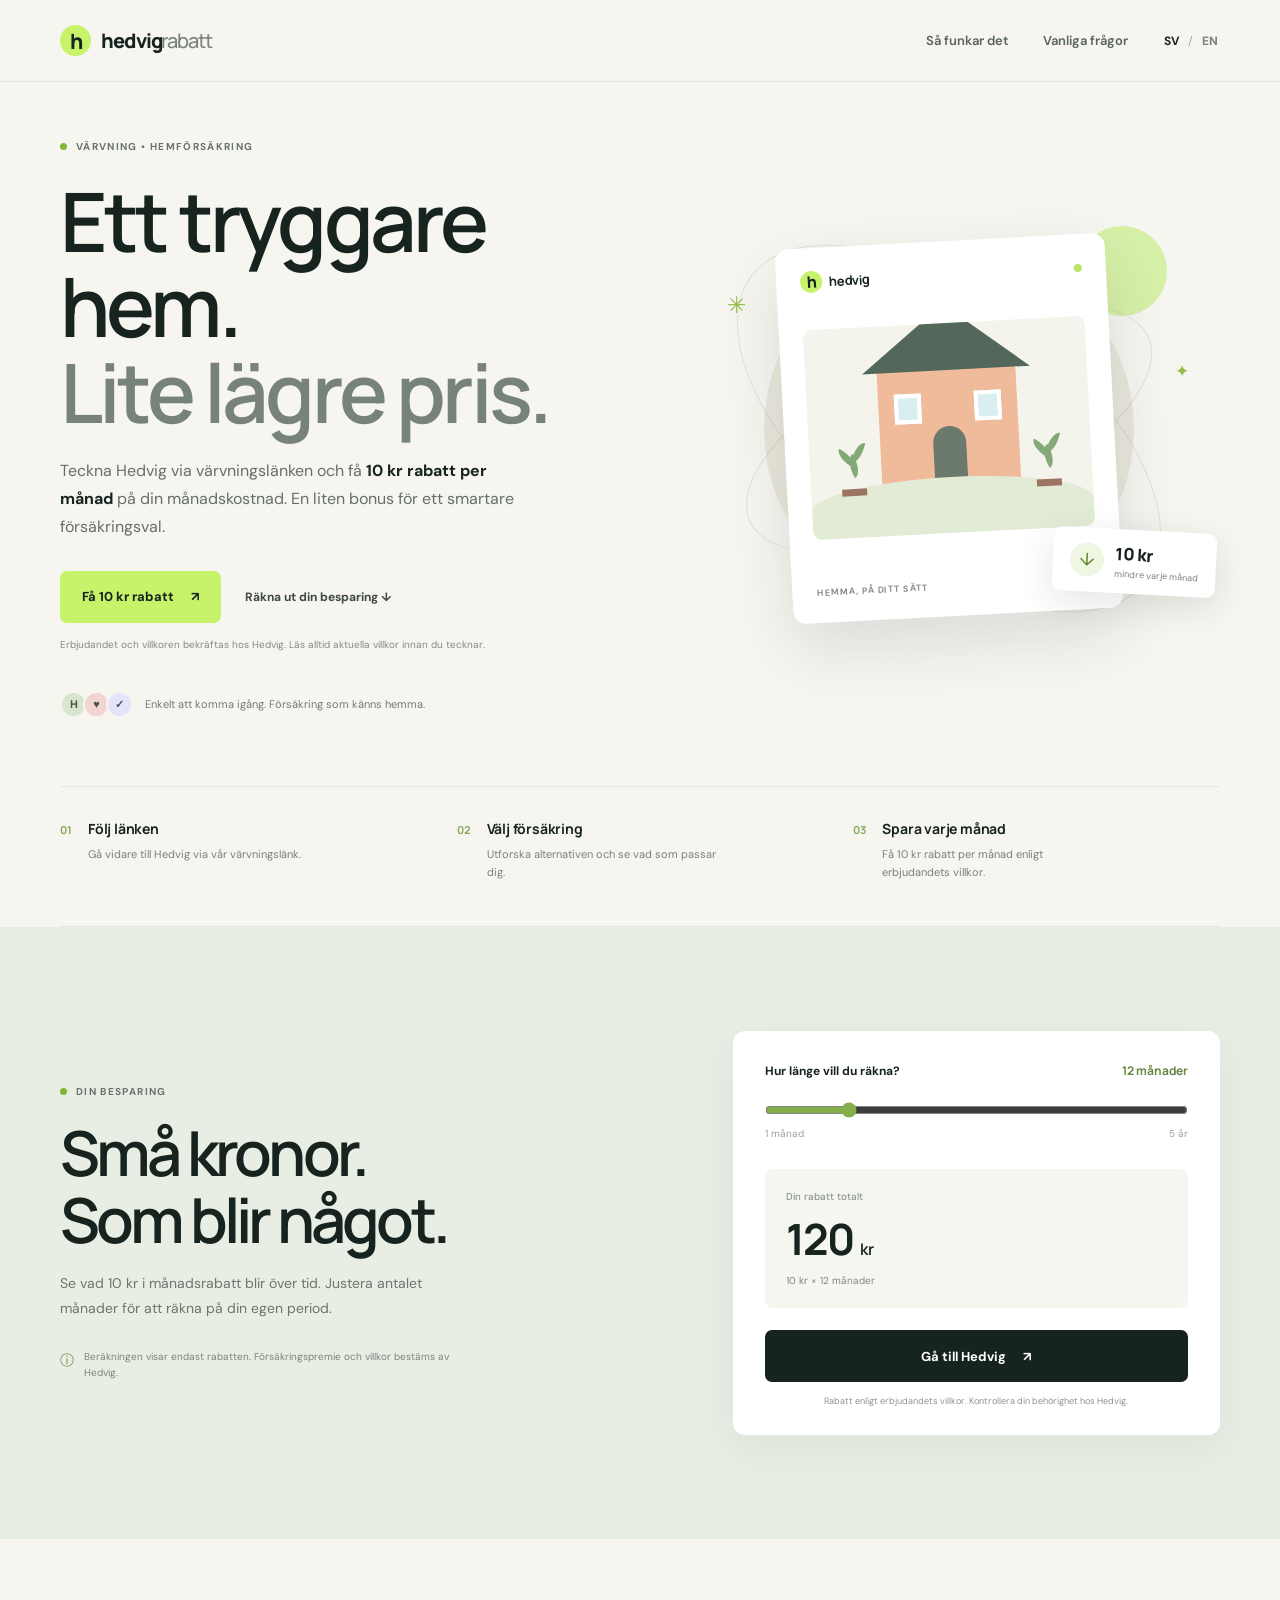
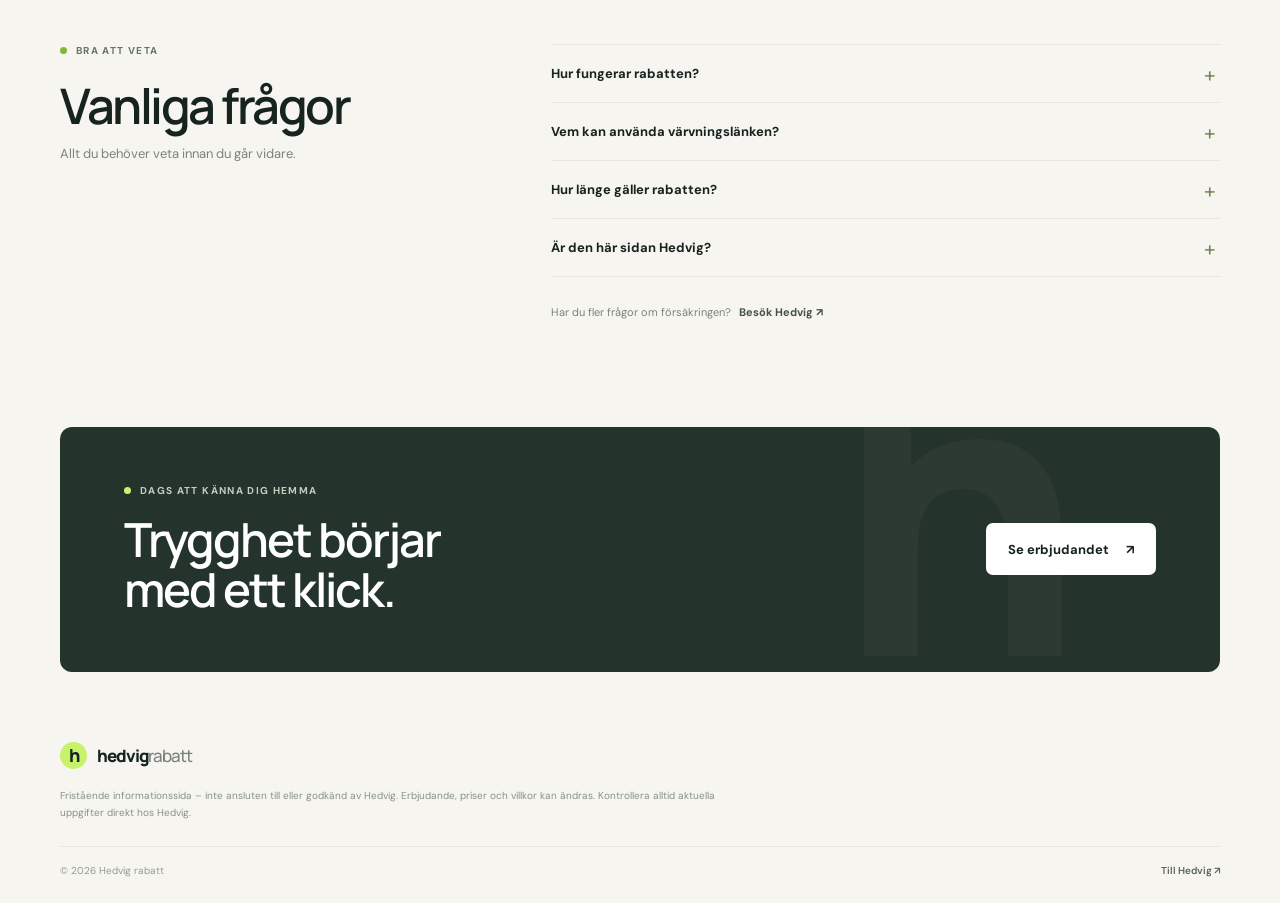
<file: index.html>
<!doctype html>
<html lang="sv">
<head>
  <meta charset="utf-8">
  <meta name="viewport" content="width=device-width, initial-scale=1">
  <meta name="theme-color" content="#f6f5f0">
  <meta name="description" content="Upptäck Hedvig hemförsäkring och få 10 kr rabatt per månad via vår värvningslänk. Räkna ut din besparing och läs vanliga frågor.">
  <meta property="og:type" content="website">
  <meta property="og:title" content="Hedvig rabatt – spara 10 kr i månaden">
  <meta property="og:description" content="Se hur mycket du kan spara med Hedvigs värvningserbjudande på hemförsäkring.">
  <meta property="og:locale" content="sv_SE">
  <title>Hedvig rabatt – spara 10 kr i månaden på hemförsäkring</title>
  <link rel="preconnect" href="https://fonts.googleapis.com">
  <link rel="preconnect" href="https://fonts.gstatic.com" crossorigin>
  <link href="https://fonts.googleapis.com/css2?family=DM+Sans:wght@400;500;600;700&family=Manrope:wght@400;500;600;700;800&display=swap" rel="stylesheet">
  <link rel="stylesheet" href="styles.css">
  <script src="script.js" defer></script>
</head>
<body>
  <a class="skip-link" href="#main" data-i18n="skip">Hoppa till innehållet</a>
  <header class="site-header">
    <a class="wordmark" href="#top" aria-label="Hedvig rabatt – startsida"><span class="brand-mark" aria-hidden="true">h</span><span>hedvig<span class="wordmark-light">rabatt</span></span></a>
    <nav class="header-actions" aria-label="Språk och navigering">
      <a class="nav-link" href="#how-it-works" data-i18n="navHow">Så funkar det</a>
      <a class="nav-link" href="#faq" data-i18n="navFaq">Vanliga frågor</a>
      <div class="language-switch" role="group" aria-label="Choose language / Välj språk">
        <button type="button" class="language-button is-active" data-lang="sv" aria-pressed="true">SV</button>
        <span aria-hidden="true">/</span>
        <button type="button" class="language-button" data-lang="en" aria-pressed="false">EN</button>
      </div>
    </nav>
  </header>

  <main id="main">
    <section class="hero section-wrap" id="top" aria-labelledby="hero-title">
      <div class="hero-copy">
        <span class="eyebrow"><span class="eyebrow-dot"></span><span data-i18n="eyebrow">VÄRVNING • HEMFÖRSÄKRING</span></span>
        <h1 id="hero-title" data-i18n="heroTitle">Ett tryggare hem.<br><span>Lite lägre pris.</span></h1>
        <p class="hero-description" data-i18n="heroDescription">Teckna Hedvig via värvningslänken och få <strong>10 kr rabatt per månad</strong> på din månadskostnad. En liten bonus för ett smartare försäkringsval.</p>
        <div class="hero-actions">
          <a class="button button-primary" href="https://www.hedvig.com/se-en/forever/OGI31" target="_blank" rel="noopener noreferrer sponsored" data-i18n="heroCta">Få 10 kr rabatt <span aria-hidden="true">↗</span></a>
          <a class="text-link" href="#calculator" data-i18n="calcLink">Räkna ut din besparing <span aria-hidden="true">↓</span></a>
        </div>
        <p class="fine-print" data-i18n="heroFine">Erbjudandet och villkoren bekräftas hos Hedvig. Läs alltid aktuella villkor innan du tecknar.</p>
        <div class="social-proof"><div class="avatar-stack" aria-hidden="true"><span>H</span><span>♥</span><span>✓</span></div><span data-i18n="trustLine">Enkelt att komma igång. Försäkring som känns hemma.</span></div>
      </div>
      <div class="hero-art" aria-label="Illustration av ett tryggt hem" role="img">
        <div class="art-sun"></div><div class="art-orbit orbit-one"></div><div class="art-orbit orbit-two"></div>
        <div class="art-card"><div class="art-card-top"><span class="mini-brand"><span class="brand-mark small">h</span> hedvig</span><span class="card-dot"></span></div>
          <div class="house-scene"><div class="house-roof"></div><div class="house"><div class="house-window window-left"></div><div class="house-door"></div><div class="house-window window-right"></div></div><div class="house-ground"></div><div class="plant plant-left"><i></i><i></i><i></i></div><div class="plant plant-right"><i></i><i></i><i></i></div></div>
          <div class="art-card-bottom"><span data-i18n="artCaption">HEMMA, PÅ DITT SÄTT</span><span class="art-check" aria-hidden="true">✓</span></div>
        </div>
        <div class="floating-tag"><span class="tag-icon" aria-hidden="true">↓</span><span><strong>10 kr</strong><small data-i18n="tagCaption">mindre varje månad</small></span></div>
        <div class="sparkle sparkle-a" aria-hidden="true">✳</div><div class="sparkle sparkle-b" aria-hidden="true">✦</div>
      </div>
    </section>

    <section class="benefits section-wrap" id="how-it-works" aria-label="Så fungerar erbjudandet">
      <div class="benefit-item"><span class="benefit-number">01</span><div><h2 data-i18n="stepOneTitle">Följ länken</h2><p data-i18n="stepOneText">Gå vidare till Hedvig via vår värvningslänk.</p></div></div>
      <div class="benefit-item"><span class="benefit-number">02</span><div><h2 data-i18n="stepTwoTitle">Välj försäkring</h2><p data-i18n="stepTwoText">Utforska alternativen och se vad som passar dig.</p></div></div>
      <div class="benefit-item"><span class="benefit-number">03</span><div><h2 data-i18n="stepThreeTitle">Spara varje månad</h2><p data-i18n="stepThreeText">Få 10 kr rabatt per månad enligt erbjudandets villkor.</p></div></div>
    </section>

    <section class="calculator-section" id="calculator" aria-labelledby="calculator-title">
      <div class="section-wrap calculator-layout">
        <div class="calculator-intro"><span class="eyebrow"><span class="eyebrow-dot"></span><span data-i18n="calcEyebrow">DIN BESPARING</span></span><h2 id="calculator-title" data-i18n="calcTitle">Små kronor.<br>Som blir något.</h2><p data-i18n="calcDescription">Se vad 10 kr i månadsrabatt blir över tid. Justera antalet månader för att räkna på din egen period.</p><div class="calculator-note"><span aria-hidden="true">ⓘ</span><span data-i18n="calcNote">Beräkningen visar endast rabatten. Försäkringspremie och villkor bestäms av Hedvig.</span></div></div>
        <div class="calculator-card">
          <div class="range-heading"><label for="months" data-i18n="durationLabel">Hur länge vill du räkna?</label><output class="duration-output" id="months-output" for="months">12 månader</output></div>
          <input id="months" class="range-input" type="range" min="1" max="60" value="12" step="1" aria-describedby="duration-hint">
          <div class="range-limits" id="duration-hint"><span data-i18n="oneMonth">1 månad</span><span data-i18n="fiveYears">5 år</span></div>
          <div class="result-box"><span class="result-label" data-i18n="totalSavings">Din rabatt totalt</span><div class="result-amount"><span id="savings-value">120</span><span class="currency">kr</span></div><span class="result-caption" id="result-caption">10 kr × 12 månader</span></div>
          <a class="button button-dark" href="https://www.hedvig.com/se-en/forever/OGI31" target="_blank" rel="noopener noreferrer sponsored" data-i18n="calcCta">Gå till Hedvig <span aria-hidden="true">↗</span></a>
          <p class="calculator-disclaimer" data-i18n="calcDisclaimer">Rabatt enligt erbjudandets villkor. Kontrollera din behörighet hos Hedvig.</p>
        </div>
      </div>
    </section>

    <section class="faq-section section-wrap" id="faq" aria-labelledby="faq-title">
      <div class="faq-heading"><span class="eyebrow"><span class="eyebrow-dot"></span><span data-i18n="faqEyebrow">BRA ATT VETA</span></span><h2 id="faq-title" data-i18n="faqTitle">Vanliga frågor</h2><p data-i18n="faqIntro">Allt du behöver veta innan du går vidare.</p></div>
      <div class="faq-list">
        <details class="faq-item"><summary data-i18n="faqQ1">Hur fungerar rabatten?</summary><p data-i18n="faqA1">Besök Hedvig via länken på sidan och kontrollera erbjudandet när du tecknar. Rabatten är 10 kr per månad på månadskostnaden enligt Hedvigs aktuella villkor.</p></details>
        <details class="faq-item"><summary data-i18n="faqQ2">Vem kan använda värvningslänken?</summary><p data-i18n="faqA2">Erbjudandets behörighet kan bero på Hedvigs villkor och om du är ny kund. Kontrollera detaljerna hos Hedvig innan du tecknar.</p></details>
        <details class="faq-item"><summary data-i18n="faqQ3">Hur länge gäller rabatten?</summary><p data-i18n="faqA3">Längd och eventuella begränsningar framgår av Hedvigs aktuella erbjudandevillkor. Kalkylatorn visar en uppskattning utifrån valda månader.</p></details>
        <details class="faq-item"><summary data-i18n="faqQ4">Är den här sidan Hedvig?</summary><p data-i18n="faqA4">Nej. Detta är en fristående informationssida och inte Hedvigs officiella webbplats. Försäkringsavtal, priser och villkor hanteras av Hedvig.</p></details>
      </div>
      <div class="faq-footer"><span data-i18n="moreQuestions">Har du fler frågor om försäkringen?</span><a href="https://www.hedvig.com/se-en/forever/OGI31" target="_blank" rel="noopener noreferrer" data-i18n="visitHedvig">Besök Hedvig <span aria-hidden="true">↗</span></a></div>
    </section>

    <section class="closing-cta section-wrap" aria-labelledby="closing-title"><div class="closing-inner"><div><span class="eyebrow eyebrow-light"><span class="eyebrow-dot"></span><span data-i18n="closingEyebrow">DAGS ATT KÄNNA DIG HEMMA</span></span><h2 id="closing-title" data-i18n="closingTitle">Trygghet börjar<br>med ett klick.</h2></div><a class="button button-white" href="https://www.hedvig.com/se-en/forever/OGI31" target="_blank" rel="noopener noreferrer sponsored" data-i18n="closingCta">Se erbjudandet <span aria-hidden="true">↗</span></a><span class="closing-decoration" aria-hidden="true">h</span></div></section>
  </main>

  <footer class="site-footer section-wrap"><a class="wordmark footer-wordmark" href="#top"><span class="brand-mark" aria-hidden="true">h</span><span>hedvig<span class="wordmark-light">rabatt</span></span></a><p class="footer-disclaimer" data-i18n="footerDisclaimer">Fristående informationssida – inte ansluten till eller godkänd av Hedvig. Erbjudande, priser och villkor kan ändras. Kontrollera alltid aktuella uppgifter direkt hos Hedvig.</p><div class="footer-bottom"><span>© <span id="year">2026</span> <span data-i18n="footerName">Hedvig rabatt</span></span><a href="https://www.hedvig.com/se-en/forever/OGI31" target="_blank" rel="noopener noreferrer" data-i18n="footerLink">Till Hedvig <span aria-hidden="true">↗</span></a></div></footer>
</body>
</html>
</file>
<file: styles.css>
@import url('https://fonts.googleapis.com/css2?family=DM+Sans:wght@400;500;600;700&family=Manrope:wght@400;500;600;700;800&display=swap');

:root{--ink:#17231f;--muted:#66716b;--green:#c7f36b;--green-deep:#a9df48;--paper:#f6f5f0;--white:#fff;--line:#e4e6df;--lavender:#e6e4ff;--serif:'Manrope',sans-serif;--sans:'DM Sans',sans-serif;--max:1160px}
*{box-sizing:border-box}html{scroll-behavior:smooth;scroll-padding-top:90px}body{margin:0;background:var(--paper);color:var(--ink);font-family:var(--sans);-webkit-font-smoothing:antialiased}a{color:inherit}.section-wrap{width:min(var(--max),calc(100% - 64px));margin-inline:auto}.skip-link{position:absolute;left:16px;top:-60px;z-index:10;background:var(--ink);color:white;padding:12px 18px;border-radius:8px}.skip-link:focus{top:12px}.site-header{height:82px;padding:0 max(32px,calc((100vw - var(--max))/2));display:flex;align-items:center;justify-content:space-between;border-bottom:1px solid rgba(23,35,31,.08)}.wordmark{display:inline-flex;align-items:center;gap:10px;text-decoration:none;font-family:var(--serif);font-size:20px;font-weight:800;letter-spacing:-1.1px}.wordmark-light{font-weight:500;color:#78817a}.brand-mark{width:31px;height:31px;border-radius:50%;display:grid;place-items:center;background:var(--green);font-family:var(--serif);font-size:21px;font-weight:800;letter-spacing:-2px;color:var(--ink)}.header-actions{display:flex;align-items:center;gap:34px}.nav-link{font-size:13px;font-weight:600;text-decoration:none;color:#59635d;transition:color .2s}.nav-link:hover,.text-link:hover,.faq-footer a:hover{color:#5d8a22}.language-switch{display:flex;gap:7px;align-items:center;font-size:12px;color:#a1a7a1}.language-button{border:0;background:none;color:#79817c;cursor:pointer;font:700 12px var(--sans);padding:5px 2px}.language-button.is-active{color:var(--ink)}
.hero{min-height:600px;display:grid;grid-template-columns:1.04fr .96fr;align-items:center;gap:30px;padding-top:48px;padding-bottom:58px}.hero-copy{padding:10px 0}.eyebrow{display:flex;align-items:center;gap:9px;font-size:10px;letter-spacing:1.35px;font-weight:700;color:#66736b}.eyebrow-dot{width:7px;height:7px;border-radius:50%;background:#83b638;display:inline-block}.hero h1,.calculator-intro h2,.faq-heading h2,.closing-inner h2{font-family:var(--serif);letter-spacing:-3.8px;font-weight:600}.hero h1{font-size:clamp(54px,6.6vw,82px);line-height:1.04;margin:26px 0 22px}.hero h1 span{color:#77827b}.hero-description{max-width:470px;font-size:16px;line-height:1.75;color:#657069;margin:0}.hero-description strong{color:var(--ink);font-weight:700}.hero-actions{display:flex;align-items:center;gap:24px;margin-top:30px}.button{min-height:52px;padding:0 22px;display:inline-flex;align-items:center;justify-content:center;gap:17px;border-radius:7px;text-decoration:none;font-size:13px;font-weight:700;transition:transform .2s,background .2s;white-space:nowrap}.button:hover{transform:translateY(-2px)}.button-primary{background:var(--green);color:var(--ink)}.button-primary:hover{background:var(--green-deep)}.text-link{font-size:12px;font-weight:700;text-decoration:none;color:#3e4942}.fine-print{font-size:10px;line-height:1.6;color:#838b85;margin:14px 0 0;max-width:435px}.social-proof{display:flex;align-items:center;gap:12px;margin-top:38px;font-size:11px;color:#737d76}.avatar-stack{display:flex;padding-left:4px}.avatar-stack span{width:27px;height:27px;margin-left:-4px;border:2px solid var(--paper);border-radius:50%;display:grid;place-items:center;background:#d8e6ce;font-size:11px;font-weight:700;color:#435344}.avatar-stack span:nth-child(2){background:#f2d4d0}.avatar-stack span:nth-child(3){background:#e5e3fc}
.hero-art{position:relative;height:465px;display:grid;place-items:center;isolation:isolate}.hero-art:before{content:'';position:absolute;z-index:-2;width:370px;height:370px;border-radius:50%;background:#e9e7dc;top:50%;left:50%;transform:translate(-50%,-50%)}.art-sun{position:absolute;z-index:-1;width:90px;height:90px;border-radius:50%;background:#d7f0a8;top:30px;right:53px}.art-orbit{position:absolute;border:1px solid rgba(70,87,68,.12);border-radius:50%;transform:rotate(-25deg)}.orbit-one{width:440px;height:180px}.orbit-two{width:500px;height:255px;transform:rotate(38deg)}.art-card{width:min(330px,78%);height:375px;background:#fff;border-radius:13px;padding:23px 24px 18px;box-shadow:0 25px 65px rgba(32,44,35,.12);position:relative;transform:rotate(-3deg)}.art-card-top,.art-card-bottom{display:flex;align-items:center;justify-content:space-between}.mini-brand{display:flex;align-items:center;gap:7px;font:700 13px var(--serif);letter-spacing:-.4px}.brand-mark.small{width:22px;height:22px;font-size:16px}.card-dot{width:8px;height:8px;background:#b9e767;border-radius:50%}.house-scene{position:absolute;left:24px;right:24px;top:82px;height:210px;background:#f4f4ed;border-radius:9px;overflow:hidden}.house-ground{position:absolute;bottom:0;left:0;right:0;height:56px;background:#e2ebd6;border-radius:50% 50% 0 0}.house{position:absolute;bottom:49px;left:50%;transform:translateX(-50%);width:139px;height:116px;background:#f0bb9b;border-radius:4px 4px 0 0}.house-roof{position:absolute;z-index:1;bottom:163px;left:50%;transform:translateX(-50%);width:0;height:0;border-left:84px solid transparent;border-right:84px solid transparent;border-bottom:66px solid #53675b}.house-window{position:absolute;top:24px;width:27px;height:30px;background:#d8eef0;border:4px solid #fff}.window-left{left:16px}.window-right{right:16px}.house-door{position:absolute;bottom:0;left:53px;width:33px;height:58px;background:#6c796d;border-radius:17px 17px 0 0}.plant{position:absolute;z-index:2;bottom:42px;width:25px;height:47px;border-bottom:7px solid #9c7461}.plant-left{left:31px}.plant-right{right:31px}.plant i{position:absolute;bottom:12px;left:8px;width:10px;height:22px;border-radius:100% 0 100% 0;background:#83aa76;transform:rotate(-27deg)}.plant i:nth-child(2){left:1px;bottom:20px;transform:rotate(-58deg)}.plant i:nth-child(3){left:13px;bottom:25px;transform:rotate(15deg)}.art-card-bottom{position:absolute;bottom:19px;left:24px;right:24px;color:#879087;font-size:9px;letter-spacing:1px;font-weight:700}.art-check{display:grid;place-items:center;width:22px;height:22px;border-radius:50%;background:#eff7e5;color:#6b9b36;font-size:12px}.floating-tag{position:absolute;right:4px;bottom:67px;padding:13px 17px;background:#fff;border-radius:9px;box-shadow:0 10px 35px rgba(32,44,35,.12);display:flex;align-items:center;gap:11px;transform:rotate(3deg)}.tag-icon{display:grid;place-items:center;width:34px;height:34px;background:#eff7e3;border-radius:50%;font-size:18px;color:#5a8628}.floating-tag strong,.floating-tag small{display:block}.floating-tag strong{font:800 17px var(--serif)}.floating-tag small{font-size:9px;color:#79827b;margin-top:3px}.sparkle{position:absolute;color:#92be48}.sparkle-a{left:49px;top:94px;font-size:23px}.sparkle-b{right:31px;top:164px;font-size:17px}
.benefits{padding:32px 0 45px;border-top:1px solid var(--line);border-bottom:1px solid var(--line);display:grid;grid-template-columns:repeat(3,1fr);gap:30px}.benefit-item{display:flex;gap:16px;align-items:flex-start}.benefit-number{font:700 11px var(--serif);color:#89a95d;padding-top:3px}.benefit-item h2{margin:0 0 7px;font:700 14px var(--serif);letter-spacing:-.2px}.benefit-item p{margin:0;font-size:11px;line-height:1.65;color:#79817b;max-width:230px}
.calculator-section{background:#e9eee4;padding:104px 0}.calculator-layout{display:grid;grid-template-columns:1fr .85fr;align-items:center;gap:100px}.calculator-intro h2{font-size:clamp(42px,5vw,62px);line-height:1.08;margin:22px 0 17px}.calculator-intro>p{max-width:380px;color:#6b766e;line-height:1.8;font-size:14px}.calculator-note{display:flex;gap:10px;align-items:flex-start;max-width:390px;margin-top:28px;color:#7a847c;font-size:10px;line-height:1.6}.calculator-note span:first-child{color:#718c53;font-size:14px}.calculator-card{background:white;border-radius:12px;padding:31px 32px 26px;box-shadow:0 14px 45px rgba(36,51,37,.06)}.range-heading{display:flex;align-items:center;justify-content:space-between;gap:12px}.range-heading label{font-size:12px;font-weight:700}.duration-output{font:700 12px var(--serif);color:#66843f}.range-input{width:100%;margin:23px 0 9px;accent-color:#83ae48;cursor:pointer}.range-limits{display:flex;justify-content:space-between;font-size:10px;color:#9aa19b}.result-box{margin:29px 0 22px;padding:21px;background:#f4f6ef;border-radius:8px}.result-label,.result-caption{display:block;font-size:10px;color:#7d877f}.result-amount{display:flex;align-items:baseline;gap:7px;margin:6px 0}.result-amount span:first-child{font:700 43px var(--serif);letter-spacing:-2px}.currency{font:600 16px var(--serif)}.result-caption{font-size:10px}.button-dark{width:100%;background:var(--ink);color:#fff}.button-dark:hover{background:#34463a}.calculator-disclaimer{text-align:center;color:#8b938d;font-size:9px;line-height:1.5;margin:13px 0 0}
.faq-section{padding-top:105px;padding-bottom:100px;display:grid;grid-template-columns:.75fr 1.25fr;gap:50px 90px}.faq-heading h2{font-size:49px;line-height:1.1;margin:22px 0 12px;letter-spacing:-2.5px}.faq-heading p{font-size:13px;color:#7b847d}.faq-list{border-top:1px solid var(--line)}.faq-item{border-bottom:1px solid var(--line)}.faq-item summary{list-style:none;padding:20px 34px 20px 0;cursor:pointer;position:relative;font-size:13px;font-weight:700}.faq-item summary::-webkit-details-marker{display:none}.faq-item summary:after{content:'+';position:absolute;right:4px;top:16px;font-size:21px;font-weight:400;color:#718653;transition:transform .2s}.faq-item[open] summary:after{transform:rotate(45deg)}.faq-item p{font-size:12px;line-height:1.75;color:#707a72;margin:-4px 30px 20px 0;max-width:560px}.faq-footer{grid-column:2;display:flex;gap:8px;align-items:center;margin-top:-30px;font-size:11px;color:#7a837c}.faq-footer a{font-weight:700;text-decoration:none;color:#465147}
.closing-cta{margin-bottom:70px}.closing-inner{position:relative;overflow:hidden;background:#24332c;color:white;border-radius:12px;padding:55px 64px;display:flex;justify-content:space-between;align-items:center;min-height:245px}.eyebrow-light{color:#c3cebd}.eyebrow-light .eyebrow-dot{background:var(--green)}.closing-inner h2{font-size:47px;line-height:1.06;margin:18px 0 0;letter-spacing:-2px;position:relative;z-index:1}.button-white{background:white;color:var(--ink);position:relative;z-index:1}.button-white:hover{background:var(--green)}.closing-decoration{position:absolute;right:190px;top:-115px;font:800 390px/1 var(--serif);letter-spacing:-55px;color:rgba(255,255,255,.035);pointer-events:none}
.site-footer{padding-bottom:26px}.footer-wordmark{font-size:17px}.footer-wordmark .brand-mark{width:27px;height:27px;font-size:18px}.footer-disclaimer{max-width:670px;font-size:10px;line-height:1.7;color:#88918a;margin:18px 0 25px}.footer-bottom{padding-top:17px;border-top:1px solid var(--line);display:flex;justify-content:space-between;color:#929a93;font-size:10px}.footer-bottom a{color:#59645b;text-decoration:none;font-weight:600}
:focus-visible{outline:3px solid #72a83a;outline-offset:3px}
@media(max-width:850px){.hero{grid-template-columns:1fr 1fr;gap:10px;min-height:540px}.hero h1{font-size:clamp(48px,7vw,68px)}.hero-art{transform:scale(.88);margin-inline:-25px}.calculator-layout{gap:45px}.faq-section{gap:42px}.header-actions{gap:20px}}
@media(max-width:650px){.section-wrap{width:calc(100% - 40px)}.site-header{height:70px;padding:0 20px}.header-actions{gap:13px}.nav-link{display:none}.wordmark{font-size:18px}.hero{grid-template-columns:1fr;padding-top:58px;padding-bottom:30px;gap:0}.hero h1{font-size:clamp(54px,13vw,74px);letter-spacing:-3px;margin-top:21px}.hero-description{font-size:14px}.hero-actions{align-items:flex-start;flex-direction:column;gap:17px;margin-top:23px}.social-proof{margin-top:24px}.hero-art{height:370px;transform:scale(.82);margin:-4px -25px -10px}.hero-art:before{width:320px;height:320px}.art-card{height:350px}.house-scene{top:70px}.floating-tag{right:5px;bottom:45px}.benefits{grid-template-columns:1fr;gap:22px;padding:28px 0}.benefit-item p{max-width:300px}.calculator-section{padding:72px 0}.calculator-layout{grid-template-columns:1fr;gap:30px}.calculator-intro h2{font-size:51px}.calculator-card{padding:26px 22px}.faq-section{padding-top:72px;padding-bottom:70px;grid-template-columns:1fr;gap:26px}.faq-heading h2{font-size:43px}.faq-footer{grid-column:1;margin-top:0;flex-wrap:wrap}.closing-cta{margin-bottom:50px}.closing-inner{padding:37px 27px;min-height:270px;align-items:flex-start;flex-direction:column;gap:27px}.closing-inner h2{font-size:41px}.closing-decoration{right:-8px;top:41px;font-size:260px}.site-footer{padding-bottom:22px}.footer-disclaimer{font-size:9px}}
@media(prefers-reduced-motion:reduce){html{scroll-behavior:auto}*,*::before,*::after{transition:none!important;animation:none!important}}
</file>
